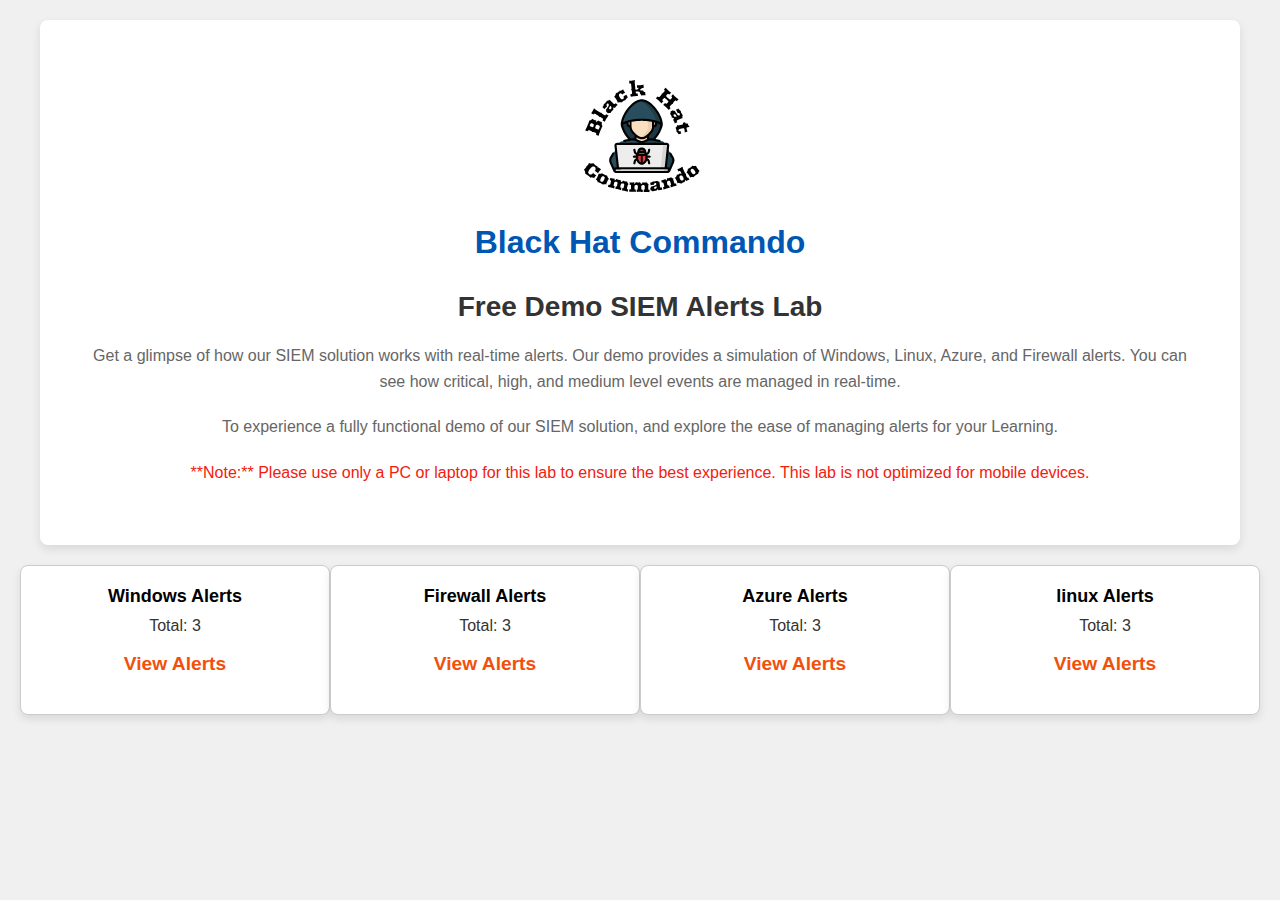
<file: index.html>
<!DOCTYPE html>
<html lang="en">
<head>
  <meta charset="UTF-8">
  <meta name="viewport" content="width=device-width, initial-scale=1.0">
  <title>Alerts Home</title>
  <link rel="stylesheet" href="./index.css">
</head>
<body>
    <div class="showcase-container">
    
        <!-- Logo and Company Name Section -->
        <div class="logo-section"> 
          <img src="main logo-modified.png" alt="Company Logo" class="logos">
          <h1 class="company-name">Black Hat Commando</h1>
        </div>
        
        <!-- Description Section -->
        <div class="description-section">
          <h2>Free Demo SIEM Alerts Lab</h2>
          <p>
            Get a glimpse of how our SIEM solution works with real-time alerts.
            Our demo provides a simulation of Windows, Linux, Azure, and Firewall alerts.
            You can see how critical, high, and medium level events are managed in real-time.
          </p>
          <p>
            To experience a fully functional demo of our SIEM solution, and explore
            the ease of managing alerts for your Learning.
          </p>
          <p style="color: rgb(243, 32, 13);">
            **Note:** Please use only a PC or laptop for this lab to ensure the best experience. This lab is not optimized for mobile devices.
          </p>
        </div>
    
      </div>
    
  <div class="container">
    <div class="box" id="windows-box">
      <h3>Windows Alerts</h3>
      <p>Total: 3</p>
      <br>
      <a href="WindowsAlerts.html"><strong>View Alerts</strong></a>
    </div>
    <div class="box" id="firewall-box">
      <h3>Firewall Alerts</h3>
      <p>Total: 3</p>
      <br>
      <a href="FirewallAlerts.html"><strong>View Alerts</strong></a>
    </div>
    <div class="box" id="Azure-box">
        <h3>Azure Alerts</h3>
        <p>Total: 3</p>
        <br>
      <a href="AzureAlerts.html"><strong>View Alerts</strong></a>
      </div>
      <div class="box" id="linux-box">
        <h3>linux Alerts</h3>
        <p>Total: 3</p>
        <br>
      <a href="LinuxAlerts.html"><strong>View Alerts</strong></a>
      </div>
  </div>
  
 
<script src="index.js"></script>
</body>
</html>
</file>
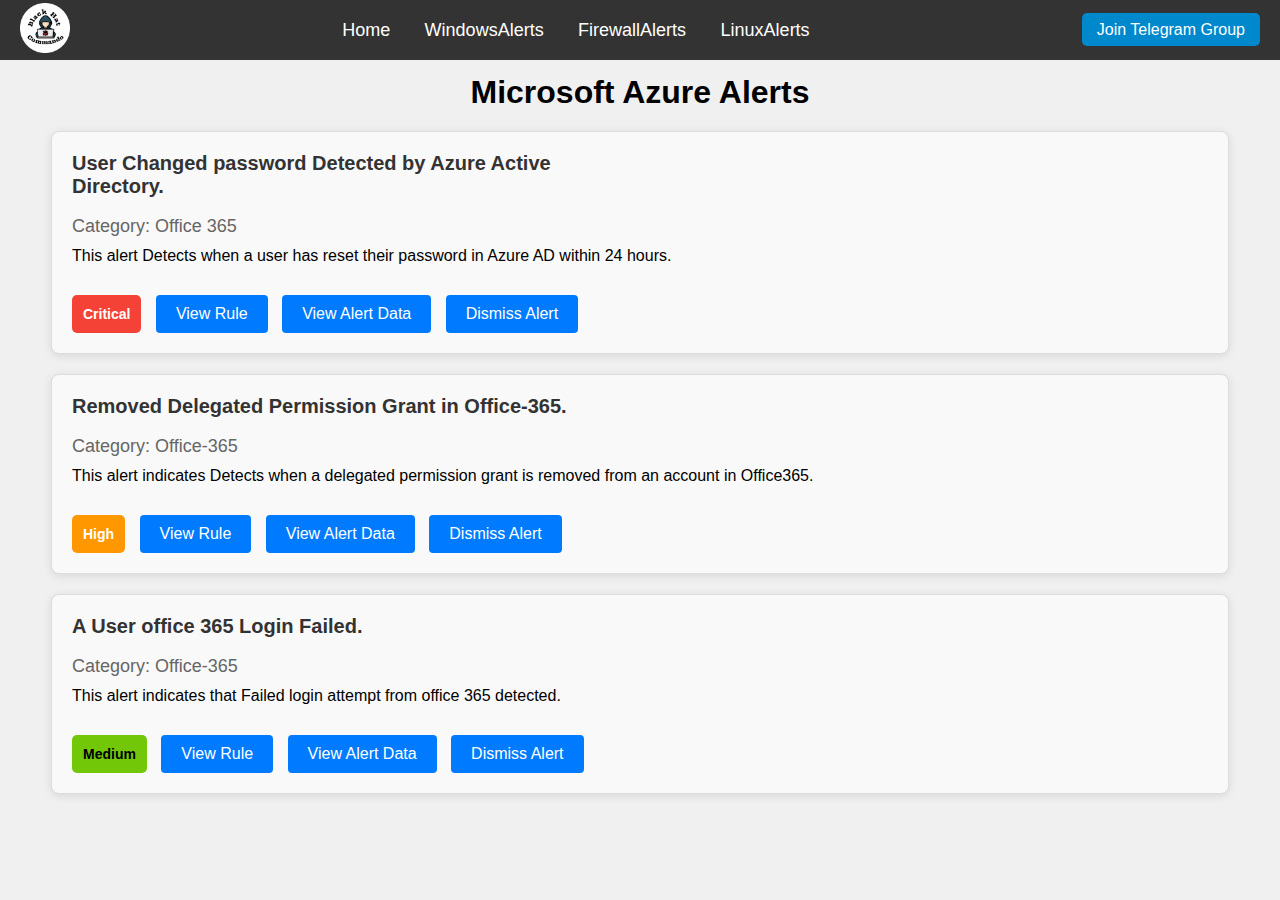
<file: AzureAlerts.html>
<!DOCTYPE html>
<html lang="en">
<head>
  <meta charset="UTF-8">
  <meta name="viewport" content="width=device-width, initial-scale=1.0">
  <title>Alert</title>
  <link rel="stylesheet" href="index.css">
</head>
<body>
  <nav class="navbar">
    <!-- Left corner (Logo) -->
    <a href="#" ><img class="logo" src="main logo-modified.png" alt="logo"></a>

    <!-- Center (Home link) -->
    <div class="center">
      <a href="index.html">Home</a>
      <a href="WindowsAlerts.html">WindowsAlerts</a>
      <a href="FirewallAlerts.html">FirewallAlerts</a>
      <a href="LinuxAlerts.html">LinuxAlerts</a>
    </div>

    <!-- Right corner (Join Telegram Group) -->
    <div class="right">
      <a href="https://t.me/blackhatcommando" target="_blank">Join Telegram Group</a>
    </div>
  </nav>
  <div>
    <br>
    <br>
    <br>
    <h1 style="text-align: center;">Microsoft Azure Alerts</h1>
  </div>
    
  <!-- Main Alert Box 1 -->
  <div class="alert-box" data-id="alert21">
    <div class="alert-header">
      <h3 class="alert-title">User Changed password Detected by Azure Active Directory.</h3>
      <br>
      <p class="alert-category">Category: Office 365</p>
    </div>
    <p class="alert-description">This alert Detects when a user has reset their password in Azure AD within 24 hours.</p>
    <span class="alert-severity critical">Critical</span>
    <button class="view-button" onclick="toggleVisibility('alert-rule21')">View Rule</button>
    <button class="view-button" onclick="toggleVisibility('alert-data21')">View Alert Data</button>
    
    
    <div id="alert-rule21" class="hidden-content">
      <h4>Alert Rule</h4>
      <br>
      title: User Changed password Detected by Azure Active Directory.<br>
      author: Admin<br>
      description: when a user has reset their password in Azure AD within 24 hours.<br>
      detection:<br>
        condition: selection<br>
        selection:<br>
          event.action|contains: Change user password.<br>
      level: Critical<br>
      logsource:<br>
        category: Azure<br>
        product: o365<br>
        service: Authentication<br>
        logtype: cloud_azure<br>
      <br>
    </div>

    <div id="alert-data21" class="hidden-content">
      <h4>Alert Data</h4>
      <br>
      event.action : Change user password.<br>
      event.category : web<br>
      event.dataset : o365.audit<br>
      event.description : AzureActiveDirectory<br>
      event.module : o365<br>
      event.outcome : success<br>
      event.provider : AzureActiveDirectory<br>
      host.name : BHC123586<br>
      log.type : cloud-azure-o365<br>
      observer.product : o365<br>
      observer.type : cloud-azure<br>
      observer.vendor : microsoft<br>
      user.id : ServicePrincipal_e112690d<br>
      user.target.id : test@bhc.com<br>
    </div>
    
    

    <button class="dismiss-button" onclick="showCommentBox('alert21')">Dismiss Alert</button>

    <div id="comment-box-alert21" class="hidden-content">
      <h4>Provide a Dismiss Comment</h4>
      <textarea id="comment-alert21" placeholder="Type your comment here..." rows="4" cols="50"></textarea><br>
      <button onclick="submitComment('alert21')">Dismiss Alert</button>
    </div>

    <div id="comment-display-alert21" class="hidden-content">
      <h4>Dismissed Reason:</h4>
      <p id="user-comment-alert21"></p>
    </div>
  </div>
  <!-- Main Alert Box 2 -->
  <div class="alert-box" data-id="alert22">
    <div class="alert-header">
      <h3 class="alert-title">Removed Delegated Permission Grant in Office-365.</h3>
      <br>
      <p class="alert-category">Category: Office-365</p>
    </div>
    <p class="alert-description">This alert indicates Detects when a delegated permission grant is removed from an account in Office365.</p>
    <span class="alert-severity high">High</span>
    <button class="view-button" onclick="toggleVisibility('alert-rule22')">View Rule</button>
    <button class="view-button" onclick="toggleVisibility('alert-data22')">View Alert Data</button>
    
    
    <div id="alert-rule22" class="hidden-content">
      <h4>Alert Rule</h4>
      <br>
      title: Removed Delegated Permission Grant in Office-365<br>
      author: Admin<br>
      description: Detects when a delegated permission grant is removed from an account in Office365.<br>
      detection:<br>
        condition: selection1 and selection2<br>
        selection1:<br>
          event.action:<br>
            - Remove delegated permission grant.<br>
        selection2:<br>
          event.outcome:<br>
            - success<br>
      level: High<br>
      logsource:<br>
        category: Authentication<br>
        product: cloud_azure<br>
        logtype: cloud_azure<br>
    </div>

    <div id="alert-data22" class="hidden-content">
      <h4>Alert Data</h4>
      <br>
      event.action : Remove delegated permission grant.<br>
      event.category :web<br>
      event.dataset : o365.audit<br>
      event.description : AzureActiveDirectory<br>
      event.module : o365<br>
      event.outcome :success<br>
      event.provider : AzureActiveDirectory<br>
      log.type : cloud-azure-o365<br>
      observer.product : o365<br>
      observer.type : cloud-azure<br>
      observer.vendor : microsoft<br>
      user.email : test@bhc.com<br>
      user.id : test@bhc.com<br>
      user.name : Test<br>
      user.target.id : https://dod-graph.microsoft.us/;https://graph.microsoft.us/;https://canary.graph.microsoft.com/<br>
    </div>
    <button class="dismiss-button" onclick="showCommentBox('alert22')">Dismiss Alert</button>

    <div id="comment-box-alert22" class="hidden-content">
      <h4>Provide a Dismiss Comment</h4>
      <textarea id="comment-alert22" placeholder="Type your comment here..." rows="4" cols="50"></textarea><br>
      <button onclick="submitComment('alert22')">Dismiss Alert</button>
    </div>

    <div id="comment-display-alert22" class="hidden-content">
      <h4>Dismissed Reason:</h4>
      <p id="user-comment-alert22"></p>
    </div>
  </div>

  <!-- Main Alert Box 3 -->
  <div class="alert-box" data-id="alert23">
    <div class="alert-header">
      <h3 class="alert-title">A User office 365 Login Failed.</h3>
      <br>
      <p class="alert-category">Category: Office-365</p>
    </div>
    <p class="alert-description">This alert indicates that Failed login attempt from office 365 detected.</p>
    <span class="alert-severity medium">Medium</span>
    <button class="view-button" onclick="toggleVisibility('alert-rule23')">View Rule</button>
    <button class="view-button" onclick="toggleVisibility('alert-data23')">View Alert Data</button>
    
    
    
    <div id="alert-rule23" class="hidden-content">
      <h4>Alert Rule</h4>
      <br>
      title: A User office 365 Login Failed<br>
      author: Admin<br>
      description: Failed login attempt from office 365 detected.<br>
      detection:<br>
        condition: selection<br>
        selection:<br>
          event.action: UserLoginFailed<br>
      level: Medium<br>
      logsource:<br>
        category: AzureActiveDirectory<br>
        product: o365<br>
        service: Authentication<br>
        logtype: cloud_azure<br>
    </div>

    <div id="alert-data23" class="hidden-content">
      <h4>Alert Data</h4>
      <br>
      event.action : UserLoginFailed<br>
      event.category : web<br>
      event.description : AzureActiveDirectoryStsLogon<br>
      event.module : o365<br>
      event.outcome : success<br>
      event.provider : AzureActiveDirectory<br>
      host.name : BHC0125869<br>
      log.type : cloud-azure-o365<br>
      network.type : ipv4<br>
      o365.audit.logonerror : UserStrongAuthClientAuthNRequiredInterrupt<br>
      observer.product : o365<br>
      observer.type : cloud-azure<br>
      observer.vendor : microsoft<br>
      source.as.organization.name : Vajra Telecom Pvt Ltd<br>
      source.geo.country_name : India<br>
      source.ip : 103.101.24.242<br>
      source.locality : public<br>
      threatintel.lookup : neutral<br>
      user.email : test@bhc.com<br>
      user.id	: test@bhc.com<br>
      user.name : test<br>
      
    </div>
    <button class="dismiss-button" onclick="showCommentBox('alert23')">Dismiss Alert</button>

    <div id="comment-box-alert23" class="hidden-content">
      <h4>Provide a Dismiss Comment</h4>
      <textarea id="comment-alert23" placeholder="Type your comment here..." rows="4" cols="50"></textarea><br>
      <button onclick="submitComment('alert23')">Dismiss Alert</button>
    </div>

    <div id="comment-display-alert23" class="hidden-content">
      <h4>Dismissed Reason:</h4>
      <p id="user-comment-alert23"></p>
    </div>
  </div>
 
  <script src="AzureAlerts.js"></script>
</body>
</html>
</file>
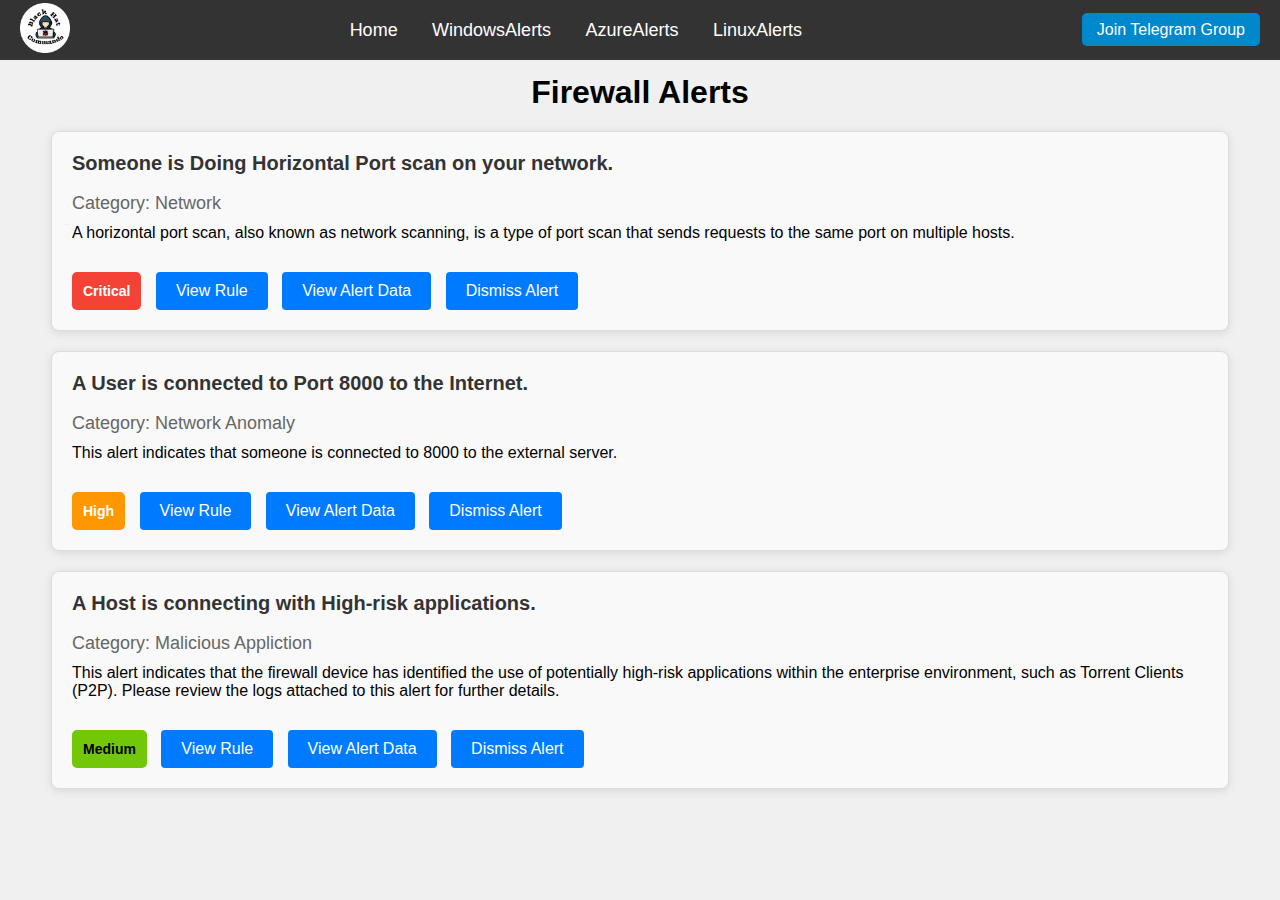
<file: FirewallAlerts.html>
<!DOCTYPE html>
<html lang="en">
<head>
  <meta charset="UTF-8">
  <meta name="viewport" content="width=device-width, initial-scale=1.0">
  <title>Alert</title>
  <link rel="stylesheet" href="index.css">
</head>
<body>
  <nav class="navbar">
    <!-- Left corner (Logo) -->
    <a href="#" ><img class="logo" src="main logo-modified.png" alt="logo"></a>

    <!-- Center (Home link) -->
    <div class="center">
      <a href="index.html">Home</a>
      <a href="WindowsAlerts.html">WindowsAlerts</a>
      <a href="AzureAlerts.html">AzureAlerts</a>
      <a href="LinuxAlerts.html">LinuxAlerts</a>
    </div>

    <!-- Right corner (Join Telegram Group) -->
    <div class="right">
      <a href="https://t.me/blackhatcommando" target="_blank">Join Telegram Group</a>
    </div>
  </nav>
  <div>
    <br>
    <br>
    <br>
    <h1 style="text-align: center;">Firewall Alerts</h1>
  </div>
    
  <!-- Main Alert Box 1 -->
  <div class="alert-box" data-id="alert11">
    <div class="alert-header">
      <h3 class="alert-title">Someone is Doing Horizontal Port scan on your network.</h3>
      <br>
      <p class="alert-category">Category: Network</p>
    </div>
    <p class="alert-description">A horizontal port scan, also known as network scanning, is a type of port scan that sends requests to the same port on multiple hosts.</p>
    <span class="alert-severity critical">Critical</span>
    <button class="view-button" onclick="toggleVisibility('alert-rule11')">View Rule</button>
    <button class="view-button" onclick="toggleVisibility('alert-data11')">View Alert Data</button>
    
    
    <div id="alert-rule11" class="hidden-content">
      <h4>Alert Rule</h4>
      <br>
      title: Someone is Doing Horizontal Port scan on your network.<br>
      author: Admin<br>
      description:This alert indicates Network and port scanning from external IP addresses. It is described as scan against a group of IP's for a single port.<br>
      detection:<br>
        condition: selection | count distinct(destination.ip) by source.ip > 20<br>
        selection:<br>
        - source.locality: public<br>
      level: Critical<br>
      logsource:<br>
        category: firewall<br>
        product: ngfw<br>
        service: traffic<br>
        logtype: ngfw<br>
      timespan: 01m<br>
      <br>
      
      <strong>Splunk Query to check Logs:</strong><br><br>
      source="your_index_or_data_source" <br>
      source.locality="public" <br>
      | stats dc(destination.ip) AS distinct_destinations BY source.ip <br>
      | where distinct_destinations > 20<br>

    </div>

    <div id="alert-data11" class="hidden-content">
      <h4>Alert Data</h4>
      <br>
      destination.as.organization.name : BlackHatCommando<br>
      destination.geo.country code : IND<br>
      destination.geo.country name : India<br>
      destination.geo.location.lat : 37.751<br>
      destination.geo.location.lon : -97.822<br>
      destination.ip : 216.9.115.127<br>
      destination.locality : public<br>
      destination.port : 22<br>
      event.action : Accept<br>
      event.category : network<br>
      event.type : connection<br>
      host.hostname : Troy-CP-MGR..yf7mo6<br>
      host.ip : 10.113.240.5<br>
      host.name : Troy-DC-Logger<br>
      log.type : checkpoint<br>
      network.direction : inbound<br>
      network.protocol : ssh_version_2<br>
      network.transport : tcp<br>
      observer.type : ngfw<br>
      observer.vendor : checkpoint<br>
      source.as.organization.name : DIGITALOCEAN-ASN<br>
      source.geo.city_name : Toronto<br>
      source.geo.country_code : CA<br>
      source.geo.country_name : Canada<br>
      source.geo.location.lat : 43.6547<br>
      source.geo.location.lon : -79.3623<br>
      source.ip : 165.22.227.46<br>
      source.locality : public<br>
      source.port : 41956<br>
      threatintel.lookup : neutral<br>
    </div>
    
    

    <button class="dismiss-button" onclick="showCommentBox('alert11')">Dismiss Alert</button>

    <div id="comment-box-alert11" class="hidden-content">
      <h4>Provide a Dismiss Comment</h4>
      <textarea id="comment-alert11" placeholder="Type your comment here..." rows="4" cols="50"></textarea><br>
      <button onclick="submitComment('alert11')">Dismiss Alert</button>
    </div>

    <div id="comment-display-alert11" class="hidden-content">
      <h4>Dismissed Reason:</h4>
      <p id="user-comment-alert11"></p>
    </div>
  </div>
  <!-- Main Alert Box 2 -->
  <div class="alert-box" data-id="alert12">
    <div class="alert-header">
      <h3 class="alert-title">A User is connected to Port 8000 to the Internet.</h3>
      <br>
      <p class="alert-category">Category: Network Anomaly</p>
    </div>
    <p class="alert-description">This alert indicates that someone is connected to 8000 to the external server.</p>
    <span class="alert-severity high">High</span>
    <button class="view-button" onclick="toggleVisibility('alert-rule12')">View Rule</button>
    <button class="view-button" onclick="toggleVisibility('alert-data12')">View Alert Data</button>
    
    
    <div id="alert-rule12" class="hidden-content">
      <h4>Alert Rule</h4>
      <br>
      title: A User is connected to Port 8000 to the Internet.<br>
      author: Admin<br>
      description: Observed someone is connected to 8000 to the external server.<br>
      detection:<br>
        condition: selection and not filter<br>
        filter:<br>
          destination.ip:<br>
          - 10.0.0.0/8<br>
          - 172.16.0.0/12<br>
          - 192.168.0.0/16<br>
        selection:<br>
          destination.port:<br>
          - 8000<br>
      level: high<br>
      logsource:<br>
        category: NBAD<br>
        logtype: nbad<br>

    </div>

    <div id="alert-data12" class="hidden-content">
      <h4>Alert Data</h4>
      <br>
      destination.address : 104.47.11.113<br>
      destination.as.organization.name : MICROSOFT-CORP-MSN-AS-BLOCK<br>
      destination.bytes : 0<br>
      destination.geo.city name : Dublin<br>
      destination.geo.continent code : EU<br>
      destination.geo.country name : Ireland<br>
      destination.geo.location.lat : 53.3379<br>
      destination.geo.location.lon : -6.2591<br>
      destination.ip	: 104.47.11.113<br>
      destination.locality : public<br>
      destination.port : 8000<br>
      event.category : network<br>
      event.dataset : naf<br>
      event.duration : 506877000<br>
      host.name : BHC-India<br>
      log.type : conn<br>
      network.bytes : 374<br>
      network.connection.id : 10.96.31.39:104.47.11.113:25:8000<br>
      network.connection.state_description : Source sent a SYN followed by a FIN, never saw a SYN ACK from the destination (ie: connection was half open)<br>
      network.direction : outbound<br>
      network.missed bytes : 0<br>
      network.transport : tcp<br>
      observer.type : nbad<br>
      source.bytes : 374<br>
      source.ip : 10.96.31.39<br>
      source.locality : private<br>
      source.port : 25<br>
      threatintel.lookup : neutral<br>

    </div>
    <button class="dismiss-button" onclick="showCommentBox('alert12')">Dismiss Alert</button>

    <div id="comment-box-alert12" class="hidden-content">
      <h4>Provide a Dismiss Comment</h4>
      <textarea id="comment-alert12" placeholder="Type your comment here..." rows="4" cols="50"></textarea><br>
      <button onclick="submitComment('alert12')">Dismiss Alert</button>
    </div>

    <div id="comment-display-alert12" class="hidden-content">
      <h4>Dismissed Reason:</h4>
      <p id="user-comment-alert12"></p>
    </div>
  </div>

  <!-- Main Alert Box 3 -->
  <div class="alert-box" data-id="alert13">
    <div class="alert-header">
      <h3 class="alert-title">A Host is connecting with High-risk applications.</h3>
      <br>
      <p class="alert-category">Category: Malicious Appliction</p>
    </div>
    <p class="alert-description">This alert indicates that the firewall device has identified the use of potentially high-risk applications within the enterprise environment, such as Torrent Clients (P2P). Please review the logs attached to this alert for further details.</p>
    <span class="alert-severity medium">Medium</span>
    <button class="view-button" onclick="toggleVisibility('alert-rule13')">View Rule</button>
    <button class="view-button" onclick="toggleVisibility('alert-data13')">View Alert Data</button>
    
    
    
    <div id="alert-rule13" class="hidden-content">
      <h4>Alert Rule</h4>
      <br>
      title: A Host is connecting with High-risk applications<br>
      author: Admin<br>
      description: The firewall device has identified the use of potentially high-risk applications within the enterprise environment, such as Torrent Clients (P2P). Please review the logs attached to this alert for further details.<br>
      detection:<br>
        condition: selection and not filter<br>
        filter:<br>
          network.application|contains:<br>
          - HTTP_and_HTTPS_proxy<br>
        selection:<br>
          network.application|contains:<br>
          - Torrent<br>
          - Proxy<br>
          - EXE File Download<br>
          - eMule P2P<br>
          - Ares P2P<br>
      level: high<br>
      logsource:<br>
        category: ngfw<br>
        product: sophos<br>
        logtype: ngfw<br>

      
    </div>

    <div id="alert-data13" class="hidden-content">
      <h4>Alert Data</h4>
      <br>
      destination.bytes : 264<br>
      destination.ip : 104.47.11.113<br>
      destination.locality : public<br>
      destination.packets : 3<br>
      destination.port : 80<br>
      event.action : allow<br>
      event.category : TRAFFIC<br>
      event.kind : alert<br>
      event.module : paloalto<br>
      event.provider : paloalto<br>
      host.ip : 10.96.22.251<br>
      host.name : BHC-1234<br>
      log.type : paloalto<br>
      network.application : bittorrent<br>
      network.bytes : 264<br>
      network.packets : 3<br>
      network.protocol : kerberos<br>
      network.transport : udp<br>
      observer.type : ngfw<br>
      observer.vendor : paloalto<br>
      source.bytes : 0<br>
      source.ip : 10.94.12.30<br>
      source.locality : private<br>
      source.nat.ip : 0.0.0.0<br>
      source.nat.port : 0<br>
      source.packets : 0<br>
      source.port : 53399

      
    </div>
    <button class="dismiss-button" onclick="showCommentBox('alert13')">Dismiss Alert</button>

    <div id="comment-box-alert13" class="hidden-content">
      <h4>Provide a Dismiss Comment</h4>
      <textarea id="comment-alert13" placeholder="Type your comment here..." rows="4" cols="50"></textarea><br>
      <button onclick="submitComment('alert13')">Dismiss Alert</button>
    </div>

    <div id="comment-display-alert13" class="hidden-content">
      <h4>Dismissed Reason:</h4>
      <p id="user-comment-alert13"></p>
    </div>
  </div>
 
  <script src="firewall.js"></script>
</body>
</html>
</file>
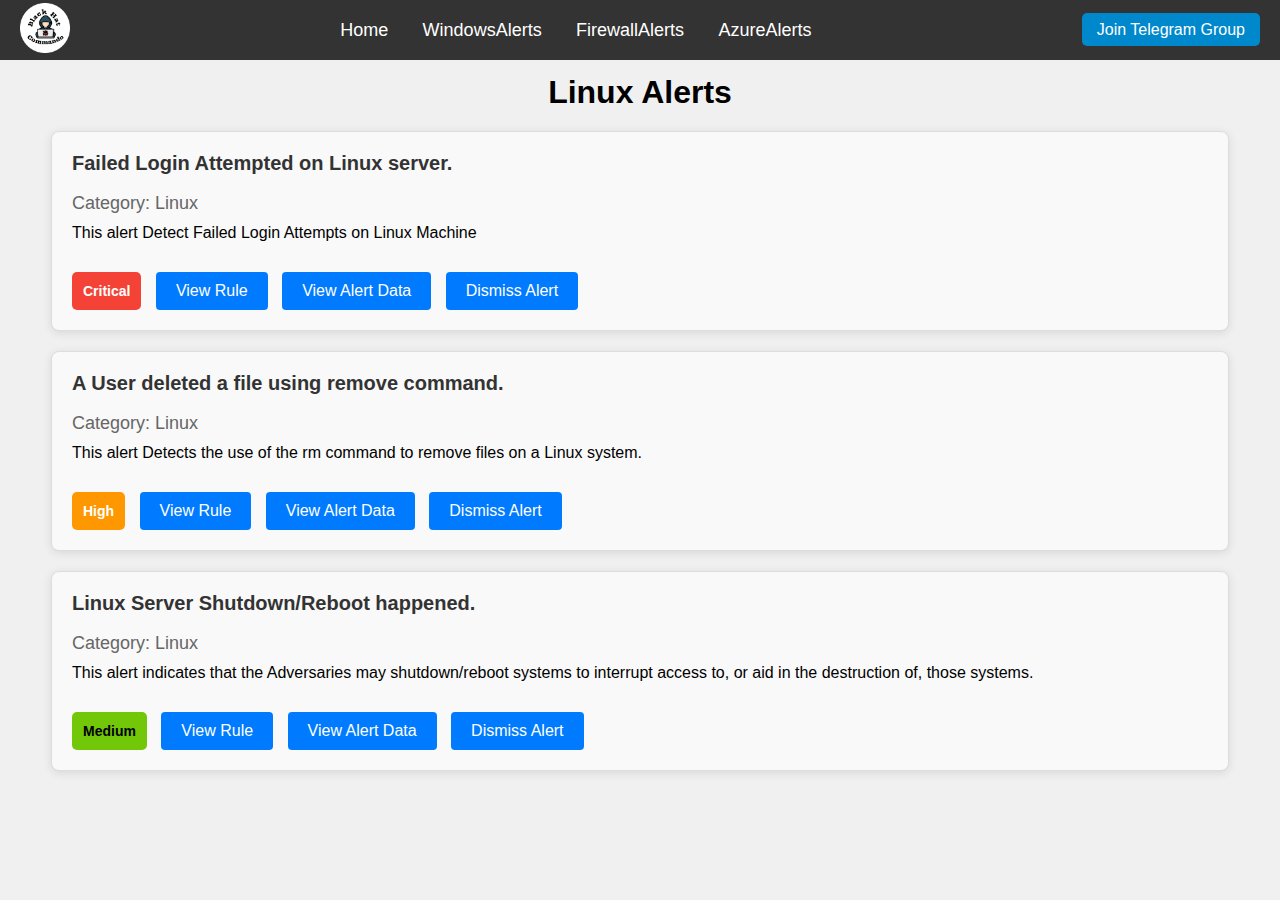
<file: LinuxAlerts.html>
<!DOCTYPE html>
<html lang="en">
<head>
  <meta charset="UTF-8">
  <meta name="viewport" content="width=device-width, initial-scale=1.0">
  <title>Alert</title>
  <link rel="stylesheet" href="index.css">
</head>
<body>
  <nav class="navbar">
    <!-- Left corner (Logo) -->
    <a href="#" ><img class="logo" src="main logo-modified.png" alt="logo"></a>

    <!-- Center (Home link) -->
    <div class="center">
      <a href="index.html">Home</a>
      <a href="WindowsAlerts.html">WindowsAlerts</a>
      <a href="FirewallAlerts.html">FirewallAlerts</a>
      <a href="AzureAlerts.html">AzureAlerts</a>
    </div>

    <!-- Right corner (Join Telegram Group) -->
    <div class="right">
      <a href="https://t.me/blackhatcommando" target="_blank">Join Telegram Group</a>
    </div>
  </nav>
  <div>
    <br>
    <br>
    <br>
    <h1 style="text-align: center;">Linux Alerts</h1>
  </div>
    
  <!-- Main Alert Box 1 -->
  <div class="alert-box" data-id="alert31">
    <div class="alert-header">
      <h3 class="alert-title">Failed Login Attempted on Linux server.</h3>
      <br>
      <p class="alert-category">Category: Linux</p>
    </div>
    <p class="alert-description">This alert Detect Failed Login Attempts on Linux Machine</p>
    <span class="alert-severity critical">Critical</span>
    <button class="view-button" onclick="toggleVisibility('alert-rule31')">View Rule</button>
    <button class="view-button" onclick="toggleVisibility('alert-data31')">View Alert Data</button>
    
    
    <div id="alert-rule31" class="hidden-content">
      <h4>Alert Rule</h4>
      <br>
      title: Failed Login Attempted on Linux server<br>
      author: Admin<br>
      description: Detect Failed Login Attempts on Linux Machine<br>
      detection:<br>
        condition: ((selection1 and selection2) and selection3)<br>
        selection1:<br>
          event.action|contains: PAM:authentication<br>
        selection2:<br>
          event.category|contains: USER_AUTH<br>
        selection3:<br>
          event.outcome: failed<br>
      level: critical<br>
      logsource:<br>
        product: linux<br>
        service: security<br>
        logtype: linux<br>

      
    </div>

    <div id="alert-data31" class="hidden-content">
      <h4>Alert Data</h4>
      <br>
      event.action : PAM:authentication<br>
      event.category : USER_AUTH<br>
      event.host : BHC.753159<br>
      event.module : syslog<br>
      event.outcome : failed<br>
      host.ip : 10.100.60.231<br>
      host.name : BHC.753159<br>
      log.type : audit<br>
      observer.type : linux<br>
      observer.vendor : linux<br>
      process.executable : /usr/bin/sudo<br>
      process.name : tag_audit_log<br>
      process.pid  3120497<br>
      server.address : ?<br>
      user.name : Rajaram<br>
      
    </div>
    
    

    <button class="dismiss-button" onclick="showCommentBox('alert31')">Dismiss Alert</button>

    <div id="comment-box-alert31" class="hidden-content">
      <h4>Provide a Dismiss Comment</h4>
      <textarea id="comment-alert31" placeholder="Type your comment here..." rows="4" cols="50"></textarea><br>
      <button onclick="submitComment('alert31')">Dismiss Alert</button>
    </div>

    <div id="comment-display-alert31" class="hidden-content">
      <h4>Dismissed Reason:</h4>
      <p id="user-comment-alert31"></p>
    </div>
  </div>
  <!-- Main Alert Box 2 -->
  <div class="alert-box" data-id="alert32">
    <div class="alert-header">
      <h3 class="alert-title">A User deleted a file using remove command.</h3>
      <br>
      <p class="alert-category">Category: Linux</p>
    </div>
    <p class="alert-description">This alert Detects the use of the rm command to remove files on a Linux system.</p>
    <span class="alert-severity high">High</span>
    <button class="view-button" onclick="toggleVisibility('alert-rule32')">View Rule</button>
    <button class="view-button" onclick="toggleVisibility('alert-data32')">View Alert Data</button>
    
    
    <div id="alert-rule32" class="hidden-content">
      <h4>Alert Rule</h4>
      <br>
      title: A User deleted a file using remove command<br>
      author: Admin<br>
      description: Detects the use of the rm command to remove files on a Linux system<br>
      detection:<br>
        condition: selection1 and selection2<br>
        selection1:<br>
          event.category|contains: fim<br>
        selection2:<br>
          process.name|contains: rm<br>
      level: High<br>
      logsource:<br>
        category: linux<br>
        product: linux<br>
        logtype: linux<br>

    </div>

    <div id="alert-data32" class="hidden-content">
      <h4>Alert Data</h4>
      <br>
      event.action : process_started<br>
      event.category : fim<br>
      event.host : BHC-753951<br>
      event.module : syslog<br>
      event.type : start<br>
      host.architecture : x86_64<br>
      host.hostname : BHC-753951<br>
      host.ip : 10.100.9.75<br>
      host.name : BHC-753951<br>
      log.type : audit<br>
      observer.type : linux<br>
      observer.vendor : linux<br>
      process.executable : /usr/libexec/platform-python3.6<br>
      process.name : rm<br>
      process.pid  : 3601464<br>
      process.working_directory : /<br>
      user.name : root<br>

      
    </div>
    <button class="dismiss-button" onclick="showCommentBox('alert32')">Dismiss Alert</button>

    <div id="comment-box-alert32" class="hidden-content">
      <h4>Provide a Dismiss Comment</h4>
      <textarea id="comment-alert32" placeholder="Type your comment here..." rows="4" cols="50"></textarea><br>
      <button onclick="submitComment('alert32')">Dismiss Alert</button>
    </div>

    <div id="comment-display-alert32" class="hidden-content">
      <h4>Dismissed Reason:</h4>
      <p id="user-comment-alert32"></p>
    </div>
  </div>

  <!-- Main Alert Box 3 -->
  <div class="alert-box" data-id="alert33">
    <div class="alert-header">
      <h3 class="alert-title">Linux Server Shutdown/Reboot happened.</h3>
      <br>
      <p class="alert-category">Category: Linux</p>
    </div>
    <p class="alert-description">This alert indicates that the Adversaries may shutdown/reboot systems to interrupt access to, or aid in the destruction of, those systems.</p>
    <span class="alert-severity medium">Medium</span>
    <button class="view-button" onclick="toggleVisibility('alert-rule33')">View Rule</button>
    <button class="view-button" onclick="toggleVisibility('alert-data33')">View Alert Data</button>
    
    
    
    <div id="alert-rule33" class="hidden-content">
      <h4>Alert Rule</h4>
      <br>
      title: Linux Server Shutdown/Reboot happened<br>
      author: Admin<br>
      description: Adversaries may shutdown/reboot systems to interrupt access to, or aid in the destruction of, those systems.<br>
      detection:<br>
        condition: selection<br>
        selection:<br>
          event.category|contains:<br>
            - SYSTEM_BOOT<br>
            - SYSTEM_SHUTDOWN<br>
      logsource:<br>
        product: linux<br>
        service: auditd<br>
        logtype: Linux<br>
      level: Medium<br>
     
      
    </div>

    <div id="alert-data33" class="hidden-content">
      <h4>Alert Data</h4>
      <br>
      event.action : success<br>
      event.category : SYSTEM_SHUTDOWN<br>
      event.host : BHC753951<br>
      event.module : syslog<br>
      host.ip : ?<br>
      host.name : BHC753951<br>
      log.type : audit<br>
      observer.type : linux<br>
      observer.vendor : linux<br>
      process.executable : /usr/lib/systemd/systemd-update-utmp<br>
      process.name : systemd-update-utmp<br>
      process.pid : 1194015<br>
      user.id : 0<br>
      
      
    </div>
    <button class="dismiss-button" onclick="showCommentBox('alert33')">Dismiss Alert</button>

    <div id="comment-box-alert33" class="hidden-content">
      <h4>Provide a Dismiss Comment</h4>
      <textarea id="comment-alert33" placeholder="Type your comment here..." rows="4" cols="50"></textarea><br>
      <button onclick="submitComment('alert33')">Dismiss Alert</button>
    </div>

    <div id="comment-display-alert33" class="hidden-content">
      <h4>Dismissed Reason:</h4>
      <p id="user-comment-alert33"></p>
    </div>
  </div>
 
  <script src="linux.js"></script>
</body>
</html>
</file>
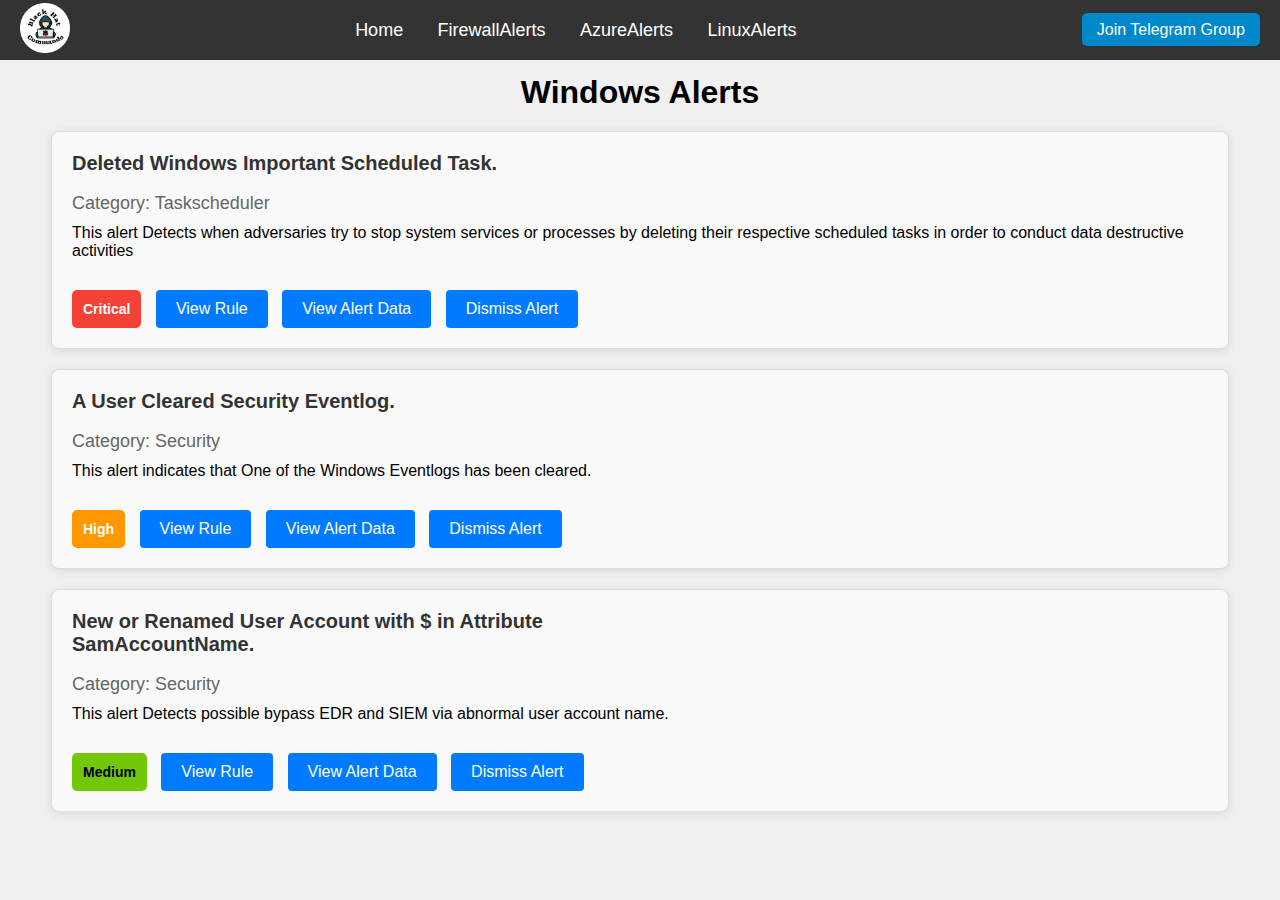
<file: WindowsAlerts.html>
<!DOCTYPE html>
<html lang="en">
<head>
  <meta charset="UTF-8">
  <meta name="viewport" content="width=device-width, initial-scale=1.0">
  <title>Alert</title>
  <link rel="stylesheet" href="./index.css">
</head>
<body>
  <nav class="navbar">
    <!-- Left corner (Logo) -->
    <a href="#" ><img class="logo" src="main logo-modified.png" alt="logo"></a>

    <!-- Center (Home link) -->
    <div class="center">
      <a href="index.html">Home</a>
      <a href="FirewallAlerts.html">FirewallAlerts</a>
      <a href="AzureAlerts.html">AzureAlerts</a>
      <a href="LinuxAlerts.html">LinuxAlerts</a>
    </div>

    <!-- Right corner (Join Telegram Group) -->
    <div class="right">
      <a href="https://t.me/blackhatcommando" target="_blank">Join Telegram Group</a>
    </div>
  </nav>
  <div>
    <br>
    <br>
    <br>
    <h1 style="text-align: center;">Windows Alerts</h1>
  </div>
  <!-- Main Alert Box 1 -->
  <div class="alert-box" data-id="alert1">
    <div class="alert-header">
      <h3 class="alert-title">Deleted Windows Important Scheduled Task.</h3>
      <br>
      <p class="alert-category">Category: Taskscheduler</p>
    </div>
    <p class="alert-description">This alert Detects when adversaries try to stop system services or processes by deleting their respective scheduled tasks in order to conduct data destructive activities</p>
    <span class="alert-severity critical">Critical</span>
    <button class="view-button" onclick="toggleVisibility('alert-rule1')">View Rule</button>
    <button class="view-button" onclick="toggleVisibility('alert-data1')">View Alert Data</button>
    
    
    <div id="alert-rule1" class="hidden-content">
      <h4>Alert Rule</h4>
      <br>
      title: Deleted Windows Important Scheduled Task Deleted<br>
      author: Admin<br>
      description: The Detects when adversaries try to stop system services or processes by deleting their respective scheduled tasks in order to conduct data destructive activities.<br>
      detection:<br>
        condition: selection and not filter<br>
        filter:<br>
          UserName|contains:<br>
          - AUTHORI<br>
          - AUTORI<br>
        selection:<br>
          EventID: 141<br>
          TaskName|contains:<br>
          - \Windows\SystemRestore\SR<br>
          - \Windows\Windows Defender\<br>
          - \Windows\BitLocker<br>
          - \Windows\WindowsBackup\<br>
          - \Windows\WindowsUpdate\<br>
          - \Windows\UpdateOrchestrator\<br>
          - \Windows\ExploitGuard<br>
      level: Critical<br>
        product: windows<br>
        service: taskscheduler<br>
        logtype: windows<br>

    </div>

    <div id="alert-data1" class="hidden-content">
      <h4>Alert Data</h4>
      <br>
      agent.type : wineventlog <br>
      event.action : Task registration deleted <br>
      event.channel : taskscheduler <br>
      event.code : 141 <br>
      event.dataset : taskscheduler<br>
      event.module : windows<br>
      event.provider : Microsoft-Windows-TaskScheduler<br>
      host.name : BHC000112<br>
      log.type : windows<br>
      observer.product : windows<br>
      observer.vendor: microsoft<br>
      related.domains	: NT AUTHORITY<br>
      user.name : SYSTEM<br>
      winlog.computer_name : BHC000112.test.LOCAL<br>
      winlog.event_data.taskname : \Microsoft\Windows\UpdateOrchestrator\AC Power Install<br>
      winlog.event_id : 141<br>
      winlog.process.pid : 1356<br>
      winlog.provider_name : Microsoft-Windows-TaskScheduler<br>
      winlog.task : Task registration deleted<br>
      winlog.user.domain : NT AUTHORITY
    </div>
    
    

    <button class="dismiss-button" onclick="showCommentBox('alert1')">Dismiss Alert</button>

    <div id="comment-box-alert1" class="hidden-content">
      <h4>Provide a Dismiss Comment</h4>
      <textarea id="comment-alert1" placeholder="Type your comment here..." rows="4" cols="50"></textarea><br>
      <button onclick="submitComment('alert1')">Dismiss Alert</button>
    </div>

    <div id="comment-display-alert1" class="hidden-content">
      <h4>Dismissed Reason:</h4>
      <p id="user-comment-alert1"></p>
    </div>
  </div>
  <!-- Main Alert Box 2 -->
  <div class="alert-box" data-id="alert2">
    <div class="alert-header">
      <h3 class="alert-title">A User Cleared Security Eventlog.</h3>
      <br>
      <p class="alert-category">Category: Security</p>
    </div>
    <p class="alert-description">This alert indicates that One of the Windows Eventlogs has been cleared.</p>
    <span class="alert-severity high">High</span>
    <button class="view-button" onclick="toggleVisibility('alert-rule2')">View Rule</button>
    <button class="view-button" onclick="toggleVisibility('alert-data2')">View Alert Data</button>
    
    
    <div id="alert-rule2" class="hidden-content">
      <h4>Alert Rule</h4>
      <br>
      title: Security Eventlog Cleared<br>
      author: Admin<br>
      description: One of the Windows Eventlogs has been cleared.<br>
      detection:<br>
        condition: 1 of selection_*<br>
        selection_1102:<br>
          EventID: 1102<br>
          Provider_Name: Microsoft-Windows-Eventlog<br>
        selection_517:<br>
          EventID: 517<br>
          Provider_Name: Security<br>
      level: high<br>
      logsource:<br>
        product: windows<br>
        service: security<br>
        logtype: windows<br>
    </div>

    <div id="alert-data2" class="hidden-content">
      <h4>Alert Data</h4>
      <br>
      agent.type : wineventlog <br>
      event.action : audit-log-cleared <br>
      event.channel : security<br>
      event.code : 1102<br>
      event.dataset : security<br>
      event.outcome : success<br>
      event.provider : Microsoft-Windows-Eventlog<br>
      event.type : admin<br>
      host.name : D-Robin<br>
      log.type : windows<br>
      observer.product : windows<br>
      observer.vendor: microsoft<br>
      user.domain : D-Robin<br>
      user.name : Hoobo<br>
      winlog.channel : Security<br>
      winlog.computer name : D-Robin.Hoobo.com<br>
      winlog.event_id : 1102<br>
      winlog.logon.id	0xff4a5<br>
      winlog.process.pid : 1560<br>
      winlog.provider_name : Microsoft-Windows-Eventlog<br>
      winlog.task : Log clear<br>
    </div>
    <button class="dismiss-button" onclick="showCommentBox('alert2')">Dismiss Alert</button>

    <div id="comment-box-alert2" class="hidden-content">
      <h4>Provide a Dismiss Comment</h4>
      <textarea id="comment-alert2" placeholder="Type your comment here..." rows="4" cols="50"></textarea><br>
      <button onclick="submitComment('alert2')">Dismiss Alert</button>
    </div>

    <div id="comment-display-alert2" class="hidden-content">
      <h4>Dismissed Reason:</h4>
      <p id="user-comment-alert2"></p>
    </div>
  </div>

  <!-- Main Alert Box 3 -->
  <div class="alert-box" data-id="alert3">
    <div class="alert-header">
      <h3 class="alert-title">New or Renamed User Account with $ in Attribute SamAccountName.</h3>
      <br>
      <p class="alert-category">Category: Security</p>
    </div>
    <p class="alert-description">This alert Detects possible bypass EDR and SIEM via abnormal user account name.</p>
    <span class="alert-severity medium">Medium</span>
    <button class="view-button" onclick="toggleVisibility('alert-rule3')">View Rule</button>
    <button class="view-button" onclick="toggleVisibility('alert-data3')">View Alert Data</button>
    
    
    
    <div id="alert-rule3" class="hidden-content">
      <h4>Alert Rule</h4>
      <br>
      title: New or Renamed User Account with '$' in Attribute 'SamAccountName'<br>
      author: Admin<br>
      description: This Alert indicates Detects possible bypass EDR and SIEM via abnormal user account name.<br>
      detection:<br>
        condition: 1 of selection*<br>
        selection1:<br>
          EventID: 4720<br>
          SamAccountName|contains: $<br>
        selection2:<br>
          EventID: 4781<br>
          NewTargetUserName|contains: $<br>
      level: Medium<br>
      logsource:<br>
        product: windows<br>
        service: security<br>
        logtype: windows<br>
    </div>

    <div id="alert-data3" class="hidden-content">
      <h4>Alert Data</h4>
      <br>
      event.action : renamed-user-account<br>
      event.channel : security<br>
      event.code : 4781<br>
      event.module : windows<br>
      event.outcome : success<br>
      event.provider : Microsoft-Windows-Security-Auditing<br>
      event.type : user<br>
      host.name : BHCN01<br>
      log.type : windows<br>
      observer.product : windows<br>
      observer.vendor : microsoft<br>
      user.domain : BHCSDA<br>
      user.name : Rajaram$<br>
      winlog.channel : Security<br>
      winlog.computer_name : BHCN01.BHCSDA.LOCAL<br>
      winlog.event_id : 4781<br>
      winlog.logon.id : 0x19020b222<br>
      winlog.process.pid : 748<br>
      winlog.provider_name : Microsoft-Windows-Security-Auditing<br>
      winlog.task : User Account Management<br>
      
    </div>
    <button class="dismiss-button" onclick="showCommentBox('alert3')">Dismiss Alert</button>

    <div id="comment-box-alert3" class="hidden-content">
      <h4>Provide a Dismiss Comment</h4>
      <textarea id="comment-alert3" placeholder="Type your comment here..." rows="4" cols="50"></textarea><br>
      <button onclick="submitComment('alert3')">Dismiss Alert</button>
    </div>

    <div id="comment-display-alert3" class="hidden-content">
      <h4>Dismissed Reason:</h4>
      <p id="user-comment-alert3"></p>
    </div>
  </div>
 
  <script src="index.js"></script>
</body>
</html>
</file>
<file: index.css>
/* Reset some basic styles */
* {
    margin: 0;
    padding: 0;
    box-sizing: border-box;
  }
  
  body {
    font-family: Arial, sans-serif;
    background-color: #f0f0f0;
    padding: 20px;
  }
  
  .container {
    display: flex;
    justify-content: space-around;
    margin-top: 20px;
  }
  
  .box {
    position: relative;
    background-color: #fff;
    width: 350px;
    height: 150px;
    border: 1px solid #ccc;
    border-radius: 8px;
    padding: 20px;
    text-align: center;
    box-shadow: 0 4px 8px rgba(0, 0, 0, 0.1);
    transition: all 0.3s ease;
  }
  
  .box h3 {
    font-size: 18px;
    margin-bottom: 10px;
  }
  
  .box p {
    font-size: 16px;
    color: #333;
  }
  
  .box .dropdown {
    display: none;
    position: absolute;
    top: 100%;
    left: 0;
    width: 100%;
    background-color: #fff;
    border: 1px solid #ccc;
    border-top: none;
    border-radius: 0 0 8px 8px;
    box-shadow: 0 4px 8px rgba(0, 0, 0, 0.1);
  }
  
  .box:hover .dropdown {
    display: block;
  }
  
  .box .dropdown ul {
    list-style-type: none;
    padding: 10px;
    text-align: left;
  }
  
  .box .dropdown ul li {
    padding: 8px;
    cursor: pointer;
    color: #333;
    transition: background-color 0.3s ease;
  }
  
  .box .dropdown ul li:hover {
    background-color: #f2f2f2;
  }
  
  .showcase-container {
    max-width: 1200px;
    margin: 0 auto;
    text-align: center;
    padding: 40px;
    background-color: #ffffff;
    border-radius: 8px;
    box-shadow: 0 4px 10px rgba(0, 0, 0, 0.1);
  }
  
  .logo-section {
    margin-bottom: 30px;
  }
  
  .logo {
    max-width: 150px;
    margin-bottom: 20px;
  }
  
  .company-name {
    font-size: 32px;
    font-weight: bold;
    color: #0056b3;
  }
  
  .description-section h2 {
    font-size: 28px;
    margin-bottom: 20px;
    color: #333;
  }
  
  .description-section p {
    font-size: 16px;
    line-height: 1.6;
    color: #666;
    margin-bottom: 20px;
  }
  
  .cta-button {
    padding: 15px 30px;
    background-color: #007bff;
    color: white;
    border: none;
    border-radius: 4px;
    font-size: 18px;
    cursor: pointer;
    transition: background-color 0.3s ease;
  }
  
  .cta-button:hover {
    background-color: #0056b3;
  }
  
  @media screen and (max-width: 768px) {
    .showcase-container {
      padding: 20px;
    }
  
    .company-name {
      font-size: 28px;
    }
  
    .description-section h2 {
      font-size: 24px;
    }
  
    .cta-button {
      padding: 12px 25px;
      font-size: 16px;
    }
  }

  .alert-box {
    background-color: #fff;
    border: 1px solid #ddd;
    border-radius: 8px;
    padding: 10px;
    margin: 10px;
    box-shadow: 0 2px 5px rgba(0, 0, 0, 0.1);
  }
  
  .alert-content {
    display: flex;
    justify-content: space-between;
    align-items: center;
    width: 100%;
  }
  
  .serial-no {
    font-weight: bold;
    font-size: 16px;
    color: #333;
    width: 10%;
  }
  
  .alert-title {
    font-size: 16px;
    color: #333;
    width: 50%;
  }
  
  .alert-severity {
    font-size: 14px;
    font-weight: bold;
    padding: 11px;
    text-align: center;
    width: 7%;
    border-radius: 5px;
    margin-right: 10px;
  }
  
  .alert-severity.critical {
    background-color: #f44336; /* Red for Critical */
    color: white;
  }
  
  .alert-severity.high {
    background-color: #ff9800; /* Orange for High */
    color: white;
  }
  
  .alert-severity.medium {
    background-color: #72c709; /* Yellow for Medium */
    color: black;
  }
  
  .view-alert {
    text-decoration: none;
    color: #007bff;
    font-weight: bold;
    padding: 8px 15px;
    border: 2px solid #007bff;
    border-radius: 4px;
    transition: background-color 0.3s, color 0.3s;
  }
  
  .view-alert:hover {
    background-color: #007bff;
    color: white;
  }
  
  @media screen and (max-width: 768px) {
    .alert-content {
      flex-direction: column;
      align-items: flex-start;
    }
  
    .serial-no,
    .alert-title,
    .alert-severity,
    .view-alert {
      width: 100%;
      margin-bottom: 5px;
    }
  
    .view-alert {
      text-align: center;
    }
  }


  .go-home {
    display: inline-block;
    background-color: #007bff;
    color: white;
    padding: 10px 20px;
    text-decoration: none;
    border-radius: 5px;
    font-size: 16px;
    margin-top: 20px;
    margin-left: 15px;
    transition: background-color 0.3s;
  }
  
  .go-home:hover {
    background-color: #0056b3;
  }

  a {
    text-decoration: none;
    color: #f1500b;
    padding-top: 15px;
    font-size: larger;
  }
  a:hover{
    color: #0056b3;
  }

 /* Styling for the alert box */
.alert-box {
    background-color: #f9f9f9;
    border: 1px solid #ddd;
    border-radius: 8px;
    padding: 20px;
    width: 95%;
    margin: 20px auto;
    box-shadow: 0 2px 10px rgba(0, 0, 0, 0.1);
  }
  
  .alert-header {
    margin-bottom: 10px;
  }
  
  .alert-title {
    font-size: 20px;
    font-weight: bold;
  }
  
  .alert-category {
    font-size: 18px;
    color: #666;
  }
  
  .alert-description {
    font-size: 16px;
    margin-bottom: 20px;
  }
  
  .view-button, .dismiss-button {
    background-color: #007bff;
    color: white;
    border: none;
    padding: 10px 20px;
    margin-right: 10px;
    cursor: pointer;
    border-radius: 4px;
    font-size: 16px;
    transition: background-color 0.3s;
  }
  
  .view-button:hover, .dismiss-button:hover {
    background-color: #0056b3;
  }
  
  /* Hidden content styling */
  .hidden-content {
    display: none;
    background-color: #f1f1f1;
    padding: 15px;
    margin-top: 15px;
    border: 1px solid #ddd;
    border-radius: 4px;
  }
  
  /* Comment Box */
  textarea {
    width: 100%;
    padding: 10px;
    font-size: 14px;
    border-radius: 4px;
    border: 1px solid #ddd;
  }
  
  button {
    margin-top: 10px;
    padding: 10px 20px;
    font-size: 16px;
    cursor: pointer;
  }
  
  #comment-display-alert p {
    font-size: 16px;
    color: rgb(42, 12, 241);
  }
  
   
    /* Navbar container */
    .navbar {
      display: flex;
      justify-content: space-between;
      align-items: center;
      background-color: #333;
      padding: 10px 20px;
      position: fixed; /* Fix at the top */
      top: 0;
      left: 0;
      width: 100%; /* Full width */
      height: 60px; /* Define the navbar height */
      z-index: 1000; /* Ensure it stays above other content */
    }

    /* Push content below the fixed navbar */
    .content {
      margin-top: 60px; /* Match the navbar height */
    }

    /* Navbar items */
    .logo {
      height: 50px;
      margin-top: 5px;
      text-decoration: none;
    }

    .navbar .center {
      text-align: center;
    }

    .navbar .center a {
      color: white;
      text-decoration: none;
      margin: 0 15px;
      font-size: 18px;
    }

    .navbar .right a {
      color: white;
      text-decoration: none;
      font-size: 16px;
      background-color: #0088cc;
      padding: 8px 15px;
      border-radius: 5px;
      transition: background-color 0.3s;
    }

    .navbar .right a:hover {
      background-color: #005f99;
    }
</file>
